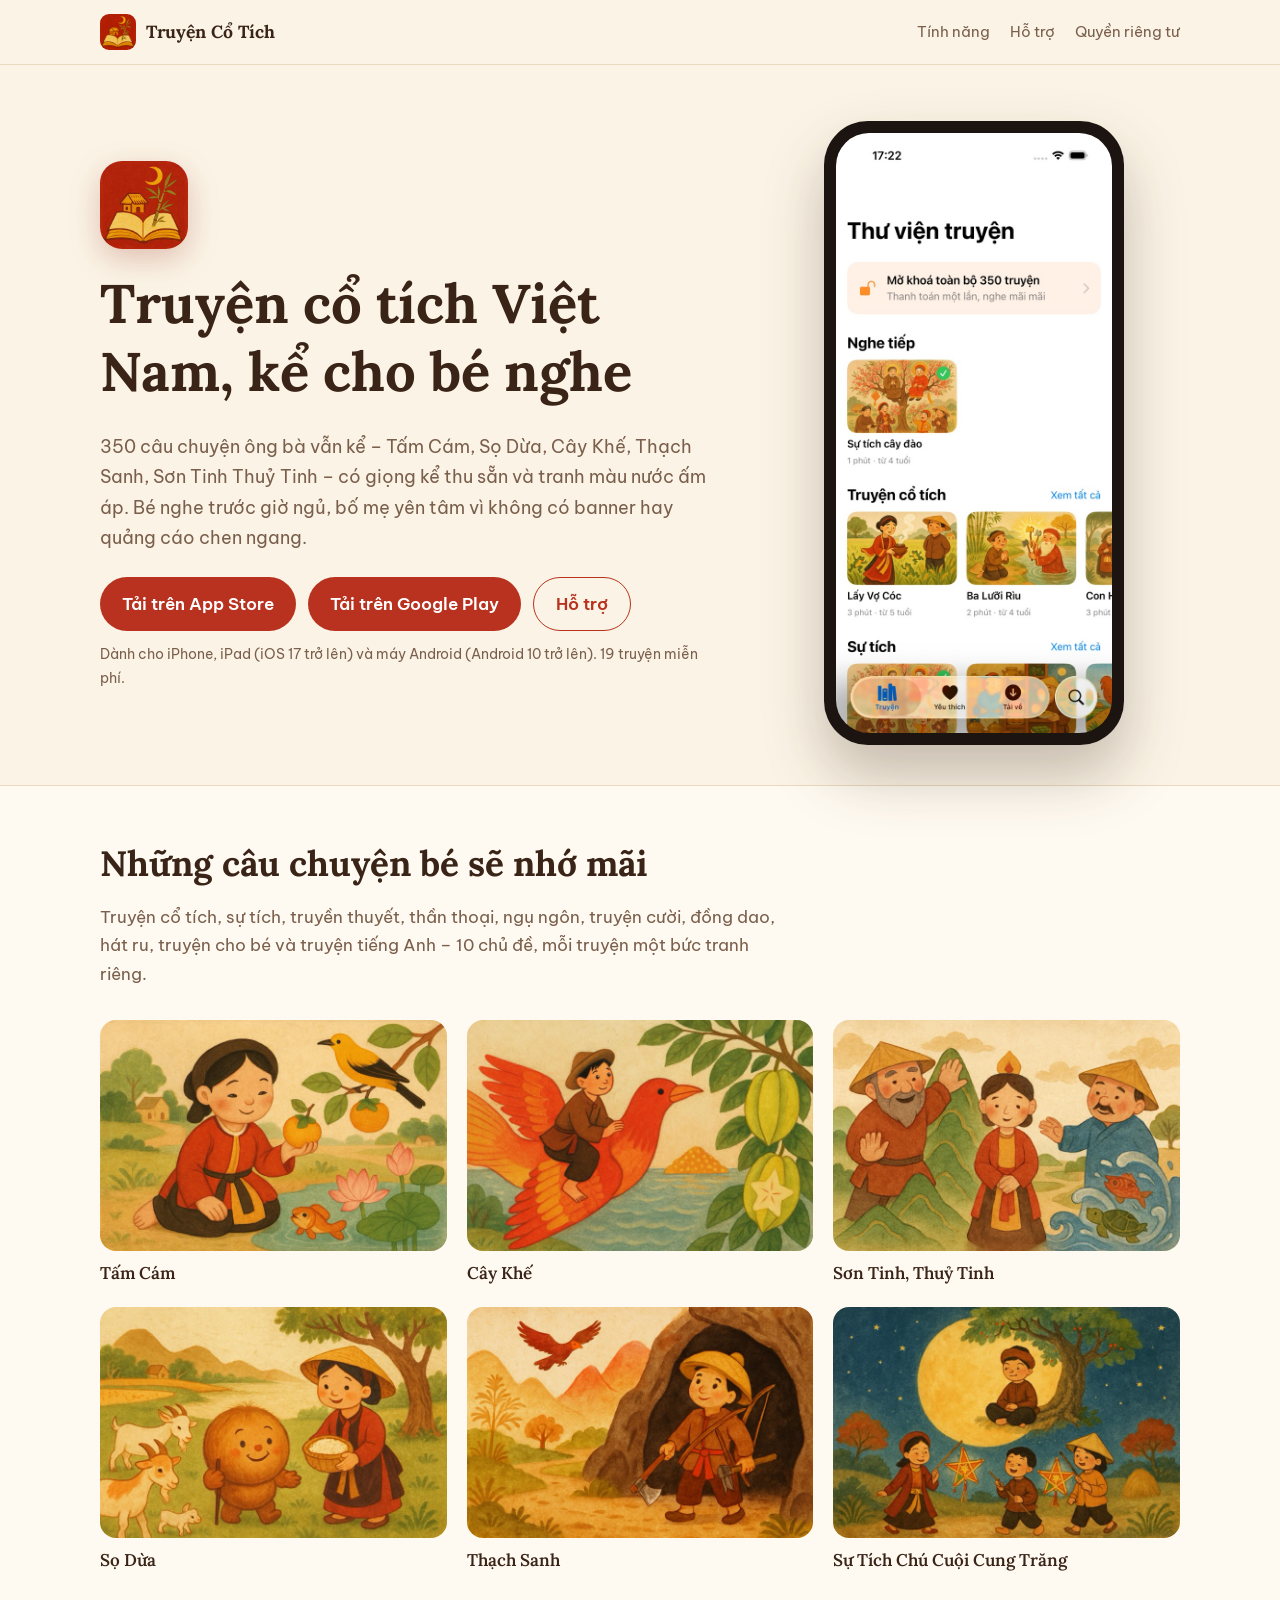
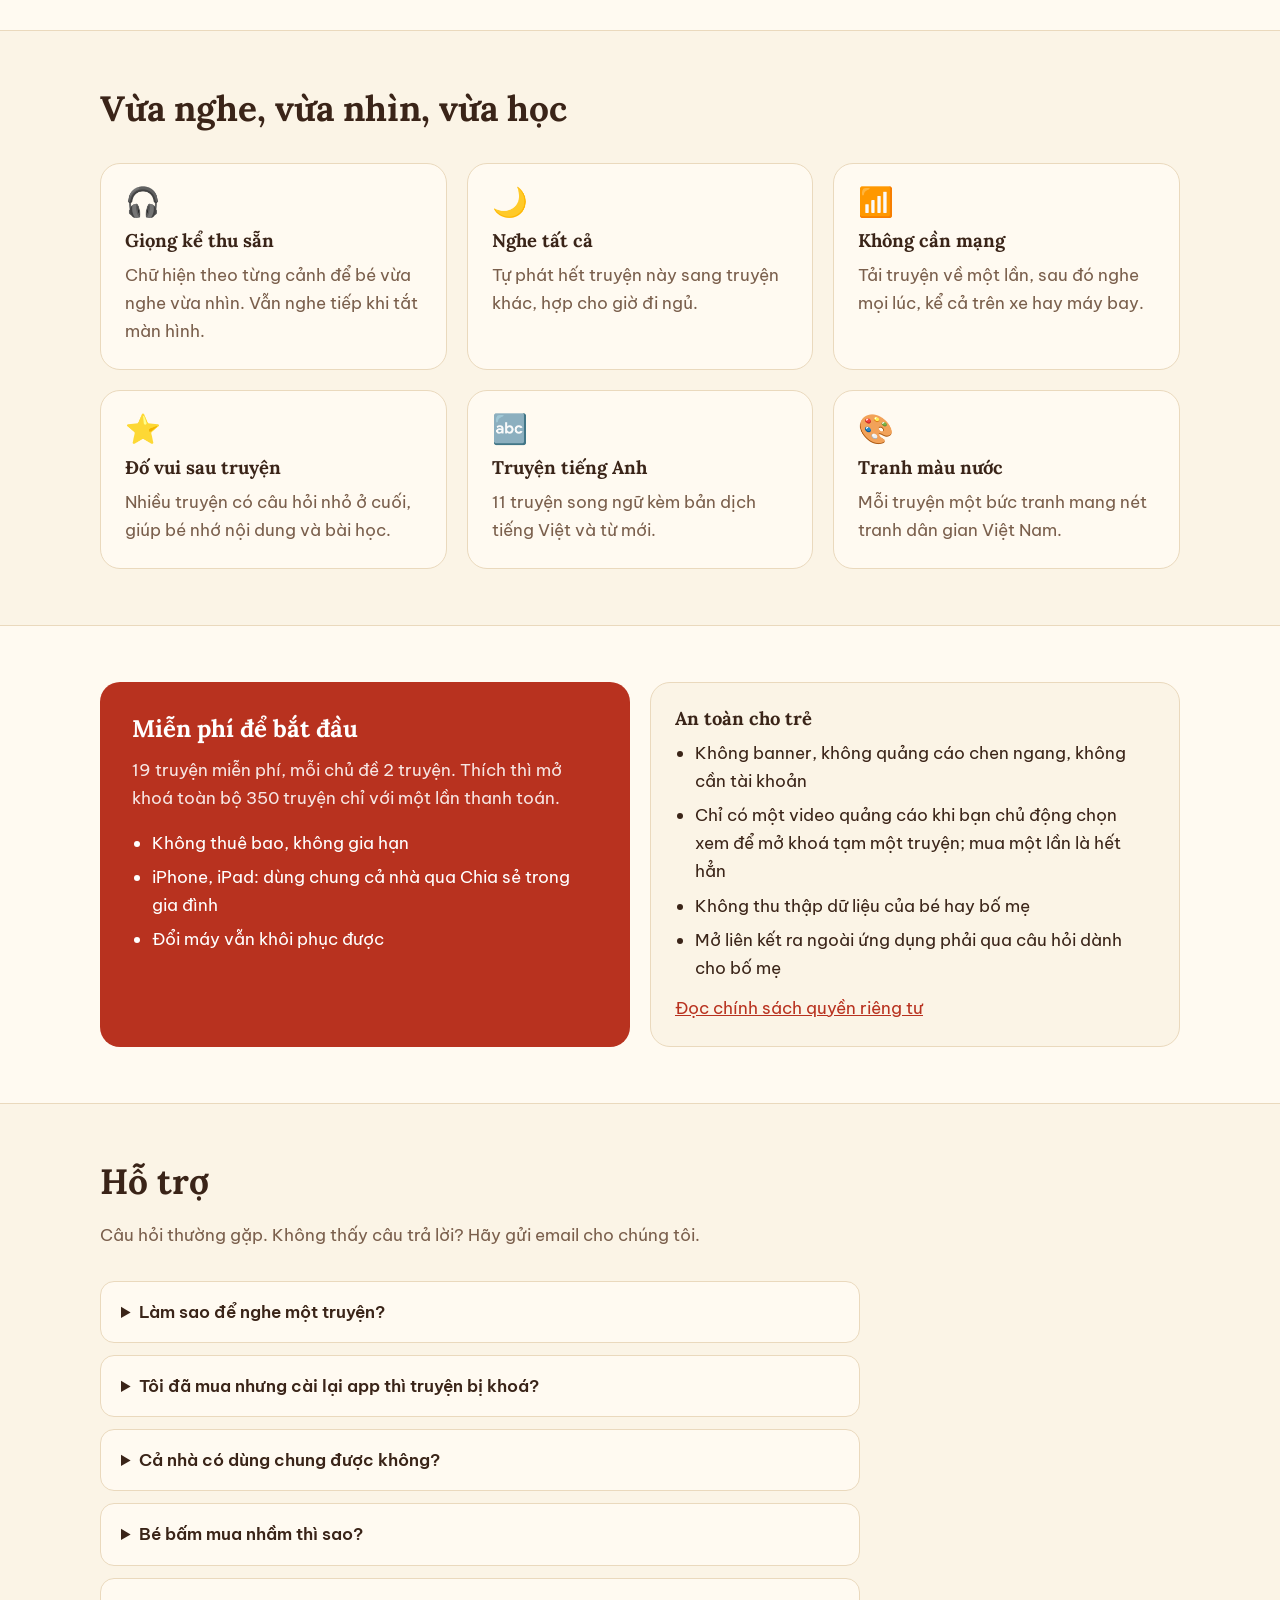
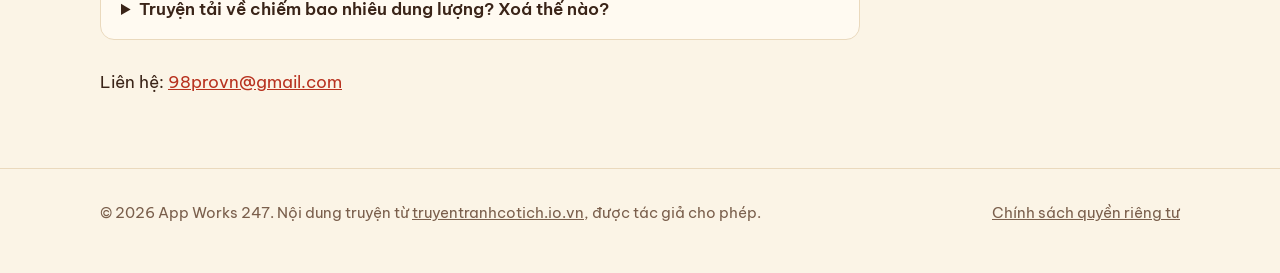
<file: index.html>
<!doctype html>
<html lang="vi">
<head>
  <meta charset="utf-8">
  <meta name="viewport" content="width=device-width, initial-scale=1">
  <title>Truyện Cổ Tích Việt Nam – Nghe kể chuyện cho bé</title>
  <meta name="description" content="350 truyện cổ tích, sự tích, ngụ ngôn Việt Nam có giọng kể và tranh màu nước cho bé. Có trên iPhone, iPad và Android. Nghe không cần mạng, không banner, không quảng cáo chen ngang.">
  <meta property="og:title" content="Truyện Cổ Tích Việt Nam">
  <meta property="og:description" content="350 truyện cổ tích có giọng kể và tranh màu nước cho bé. Không banner, không quảng cáo chen ngang.">
  <meta property="og:image" content="https://truyencotichvn.app/assets/covers/cay-khe.jpg">
  <meta property="og:url" content="https://truyencotichvn.app/">
  <meta property="og:type" content="website">
  <meta name="theme-color" content="#b8321f">
  <link rel="icon" href="assets/favicon.png">
  <link rel="apple-touch-icon" href="assets/apple-touch-icon.png">
  <link rel="preconnect" href="https://fonts.googleapis.com">
  <link rel="preconnect" href="https://fonts.gstatic.com" crossorigin>
  <link href="https://fonts.googleapis.com/css2?family=Be+Vietnam+Pro:wght@400;600&family=Lora:wght@600;700&display=swap" rel="stylesheet">
  <link rel="stylesheet" href="styles.css">
</head>
<body>
  <header class="site-header">
    <div class="wrap">
      <a class="brand" href="./"><img src="assets/apple-touch-icon.png" alt="">Truyện Cổ Tích</a>
      <nav class="site-nav">
        <a class="optional" href="#tinh-nang">Tính năng</a>
        <a href="#ho-tro">Hỗ trợ</a>
        <a href="privacy.html">Quyền riêng tư</a>
      </nav>
    </div>
  </header>

  <main>
    <section class="hero">
      <div class="wrap">
        <div>
          <img class="hero-icon" src="assets/icon-512.jpg" alt="Icon ứng dụng Truyện Cổ Tích">
          <h1>Truyện cổ tích Việt Nam, kể cho bé nghe</h1>
          <p class="lead">350 câu chuyện ông bà vẫn kể – Tấm Cám, Sọ Dừa, Cây Khế, Thạch Sanh, Sơn Tinh Thuỷ Tinh – có giọng kể thu sẵn và tranh màu nước ấm áp. Bé nghe trước giờ ngủ, bố mẹ yên tâm vì không có banner hay quảng cáo chen ngang.</p>
          <div class="badges">
            <a class="btn" href="https://apps.apple.com/vn/app/id6820407007">Tải trên App Store</a>
            <a class="btn" href="https://play.google.com/store/apps/details?id=appworks247.truyencotichvn">Tải trên Google Play</a>
            <a class="btn ghost" href="#ho-tro">Hỗ trợ</a>
          </div>
          <p class="note">Dành cho iPhone, iPad (iOS 17 trở lên) và máy Android (Android 10 trở lên). 19 truyện miễn phí.</p>
        </div>
        <div class="phone">
          <img src="assets/screen-library.jpg" alt="Màn hình thư viện truyện trong ứng dụng" width="600" height="1304">
        </div>
      </div>
    </section>

    <section class="alt">
      <div class="wrap">
        <div class="section-head">
          <h2>Những câu chuyện bé sẽ nhớ mãi</h2>
          <p>Truyện cổ tích, sự tích, truyền thuyết, thần thoại, ngụ ngôn, truyện cười, đồng dao, hát ru, truyện cho bé và truyện tiếng Anh – 10 chủ đề, mỗi truyện một bức tranh riêng.</p>
        </div>
        <div class="covers">
          <figure><img src="assets/covers/tam-cam.jpg" alt="" loading="lazy"><figcaption>Tấm Cám</figcaption></figure>
          <figure><img src="assets/covers/cay-khe.jpg" alt="" loading="lazy"><figcaption>Cây Khế</figcaption></figure>
          <figure><img src="assets/covers/son-tinh-thuy-tinh.jpg" alt="" loading="lazy"><figcaption>Sơn Tinh, Thuỷ Tinh</figcaption></figure>
          <figure><img src="assets/covers/so-dua.jpg" alt="" loading="lazy"><figcaption>Sọ Dừa</figcaption></figure>
          <figure><img src="assets/covers/thach-sanh.jpg" alt="" loading="lazy"><figcaption>Thạch Sanh</figcaption></figure>
          <figure><img src="assets/covers/su-tich-chu-cuoi-cung-trang.jpg" alt="" loading="lazy"><figcaption>Sự Tích Chú Cuội Cung Trăng</figcaption></figure>
        </div>
      </div>
    </section>

    <section id="tinh-nang">
      <div class="wrap">
        <div class="section-head">
          <h2>Vừa nghe, vừa nhìn, vừa học</h2>
        </div>
        <div class="features">
          <div class="card"><div class="icon">🎧</div><h3>Giọng kể thu sẵn</h3><p>Chữ hiện theo từng cảnh để bé vừa nghe vừa nhìn. Vẫn nghe tiếp khi tắt màn hình.</p></div>
          <div class="card"><div class="icon">🌙</div><h3>Nghe tất cả</h3><p>Tự phát hết truyện này sang truyện khác, hợp cho giờ đi ngủ.</p></div>
          <div class="card"><div class="icon">📶</div><h3>Không cần mạng</h3><p>Tải truyện về một lần, sau đó nghe mọi lúc, kể cả trên xe hay máy bay.</p></div>
          <div class="card"><div class="icon">⭐</div><h3>Đố vui sau truyện</h3><p>Nhiều truyện có câu hỏi nhỏ ở cuối, giúp bé nhớ nội dung và bài học.</p></div>
          <div class="card"><div class="icon">🔤</div><h3>Truyện tiếng Anh</h3><p>11 truyện song ngữ kèm bản dịch tiếng Việt và từ mới.</p></div>
          <div class="card"><div class="icon">🎨</div><h3>Tranh màu nước</h3><p>Mỗi truyện một bức tranh mang nét tranh dân gian Việt Nam.</p></div>
        </div>
      </div>
    </section>

    <section class="alt">
      <div class="wrap split">
        <div class="price">
          <h3>Miễn phí để bắt đầu</h3>
          <p>19 truyện miễn phí, mỗi chủ đề 2 truyện. Thích thì mở khoá toàn bộ 350 truyện chỉ với một lần thanh toán.</p>
          <ul>
            <li>Không thuê bao, không gia hạn</li>
            <li>iPhone, iPad: dùng chung cả nhà qua Chia sẻ trong gia đình</li>
            <li>Đổi máy vẫn khôi phục được</li>
          </ul>
        </div>
        <div class="card">
          <h3>An toàn cho trẻ</h3>
          <ul>
            <li>Không banner, không quảng cáo chen ngang, không cần tài khoản</li>
            <li>Chỉ có một video quảng cáo khi bạn chủ động chọn xem để mở khoá tạm một truyện; mua một lần là hết hẳn</li>
            <li>Không thu thập dữ liệu của bé hay bố mẹ</li>
            <li>Mở liên kết ra ngoài ứng dụng phải qua câu hỏi dành cho bố mẹ</li>
          </ul>
          <p style="margin-top:12px"><a href="privacy.html">Đọc chính sách quyền riêng tư</a></p>
        </div>
      </div>
    </section>

    <section id="ho-tro">
      <div class="wrap">
        <div class="section-head">
          <h2>Hỗ trợ</h2>
          <p>Câu hỏi thường gặp. Không thấy câu trả lời? Hãy gửi email cho chúng tôi.</p>
        </div>
        <div class="faq">
          <details>
            <summary>Làm sao để nghe một truyện?</summary>
            <p>Mở truyện, bấm “Tải về để nghe”. Truyện tải xong là nghe được ngay, kể cả khi không có mạng.</p>
          </details>
          <details>
            <summary>Tôi đã mua nhưng cài lại app thì truyện bị khoá?</summary>
            <p>Mở màn “Mở khoá toàn bộ truyện” rồi bấm “Khôi phục giao dịch” (trên Android là “Đã mua rồi? Khôi phục”). Hãy đăng nhập đúng tài khoản Apple hoặc tài khoản Google đã dùng để mua.</p>
          </details>
          <details>
            <summary>Cả nhà có dùng chung được không?</summary>
            <p>Trên iPhone, iPad: được. Nếu bạn đã bật Chia sẻ trong gia đình, các thành viên trong nhóm mở app và bấm “Khôi phục giao dịch” là dùng được. Trên Android, gói mở khoá gắn với tài khoản Google đã mua, nên mọi máy Android đăng nhập tài khoản đó đều dùng được.</p>
          </details>
          <details>
            <summary>Bé bấm mua nhầm thì sao?</summary>
            <p>Mọi giao dịch đều phải qua xác nhận của App Store bằng Face ID, Touch ID hoặc mật khẩu Apple, nên bé không tự mua được. Bạn cũng có thể bật “Hỏi để mua” trong Chia sẻ trong gia đình để mọi giao dịch của bé cần bố mẹ duyệt. Nếu vẫn mua nhầm, bạn có thể yêu cầu hoàn tiền tại <a href="https://reportaproblem.apple.com">reportaproblem.apple.com</a>.</p>
            <p>Trên Android, giao dịch do Google Play xử lý. Bạn nên bật “Yêu cầu xác thực khi mua hàng” trong phần Cài đặt của ứng dụng Google Play để mọi lần mua đều cần mật khẩu hoặc vân tay. Nếu mua nhầm, xem cách yêu cầu hoàn tiền tại <a href="https://support.google.com/googleplay/answer/2479637?hl=vi">trang hỗ trợ của Google Play</a>.</p>
          </details>
          <details>
            <summary>Truyện tải về chiếm bao nhiêu dung lượng? Xoá thế nào?</summary>
            <p>Dung lượng mỗi truyện hiện ngay trên nút tải. Các truyện đã tải nằm trong tab “Tải về”, vuốt sang trái để xoá khi cần giải phóng bộ nhớ (trên Android cũng có thể bấm nút ⋮ bên cạnh truyện).</p>
          </details>
        </div>
        <p class="contact">Liên hệ: <a href="mailto:98provn@gmail.com">98provn@gmail.com</a></p>
      </div>
    </section>
  </main>

  <footer class="site-footer">
    <div class="wrap">
      <span>© 2026 App Works 247. Nội dung truyện từ <a href="https://truyentranhcotich.io.vn">truyentranhcotich.io.vn</a>, được tác giả cho phép.</span>
      <a href="privacy.html">Chính sách quyền riêng tư</a>
    </div>
  </footer>
</body>
</html>
</file>
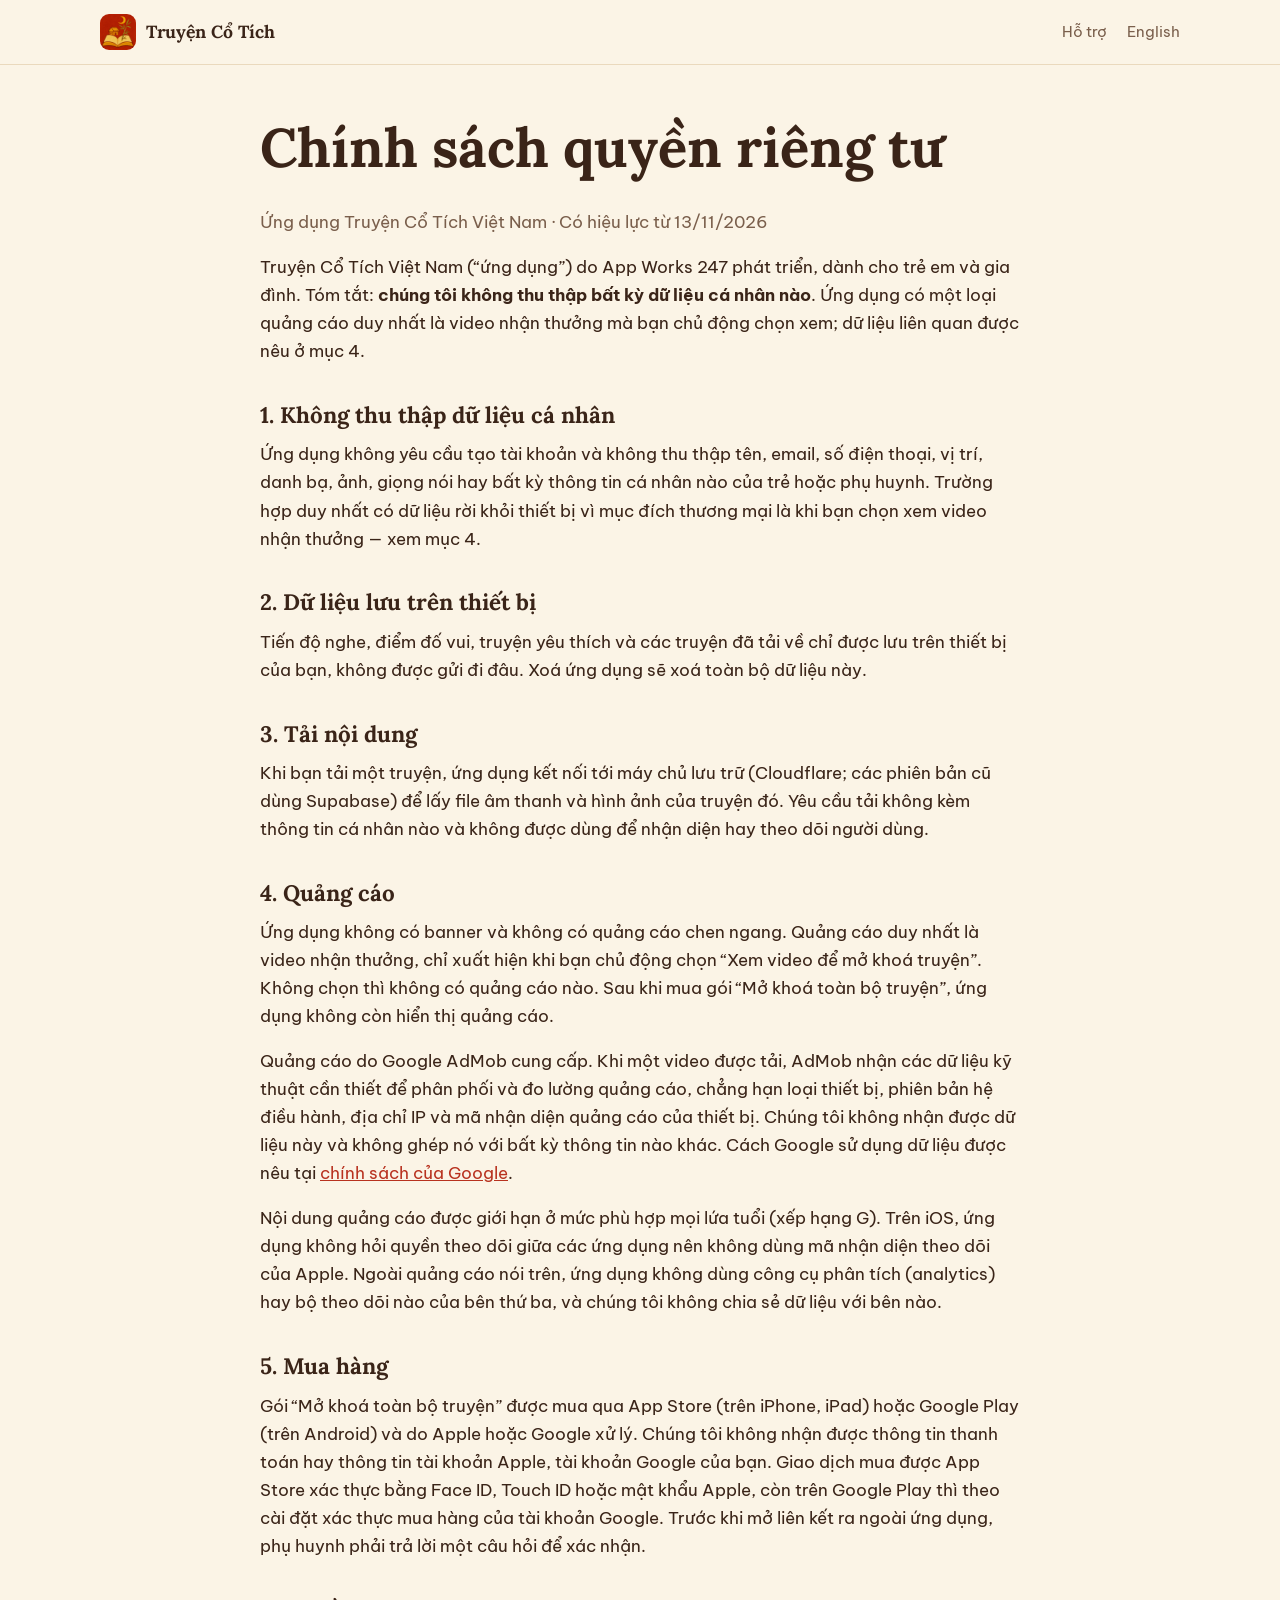
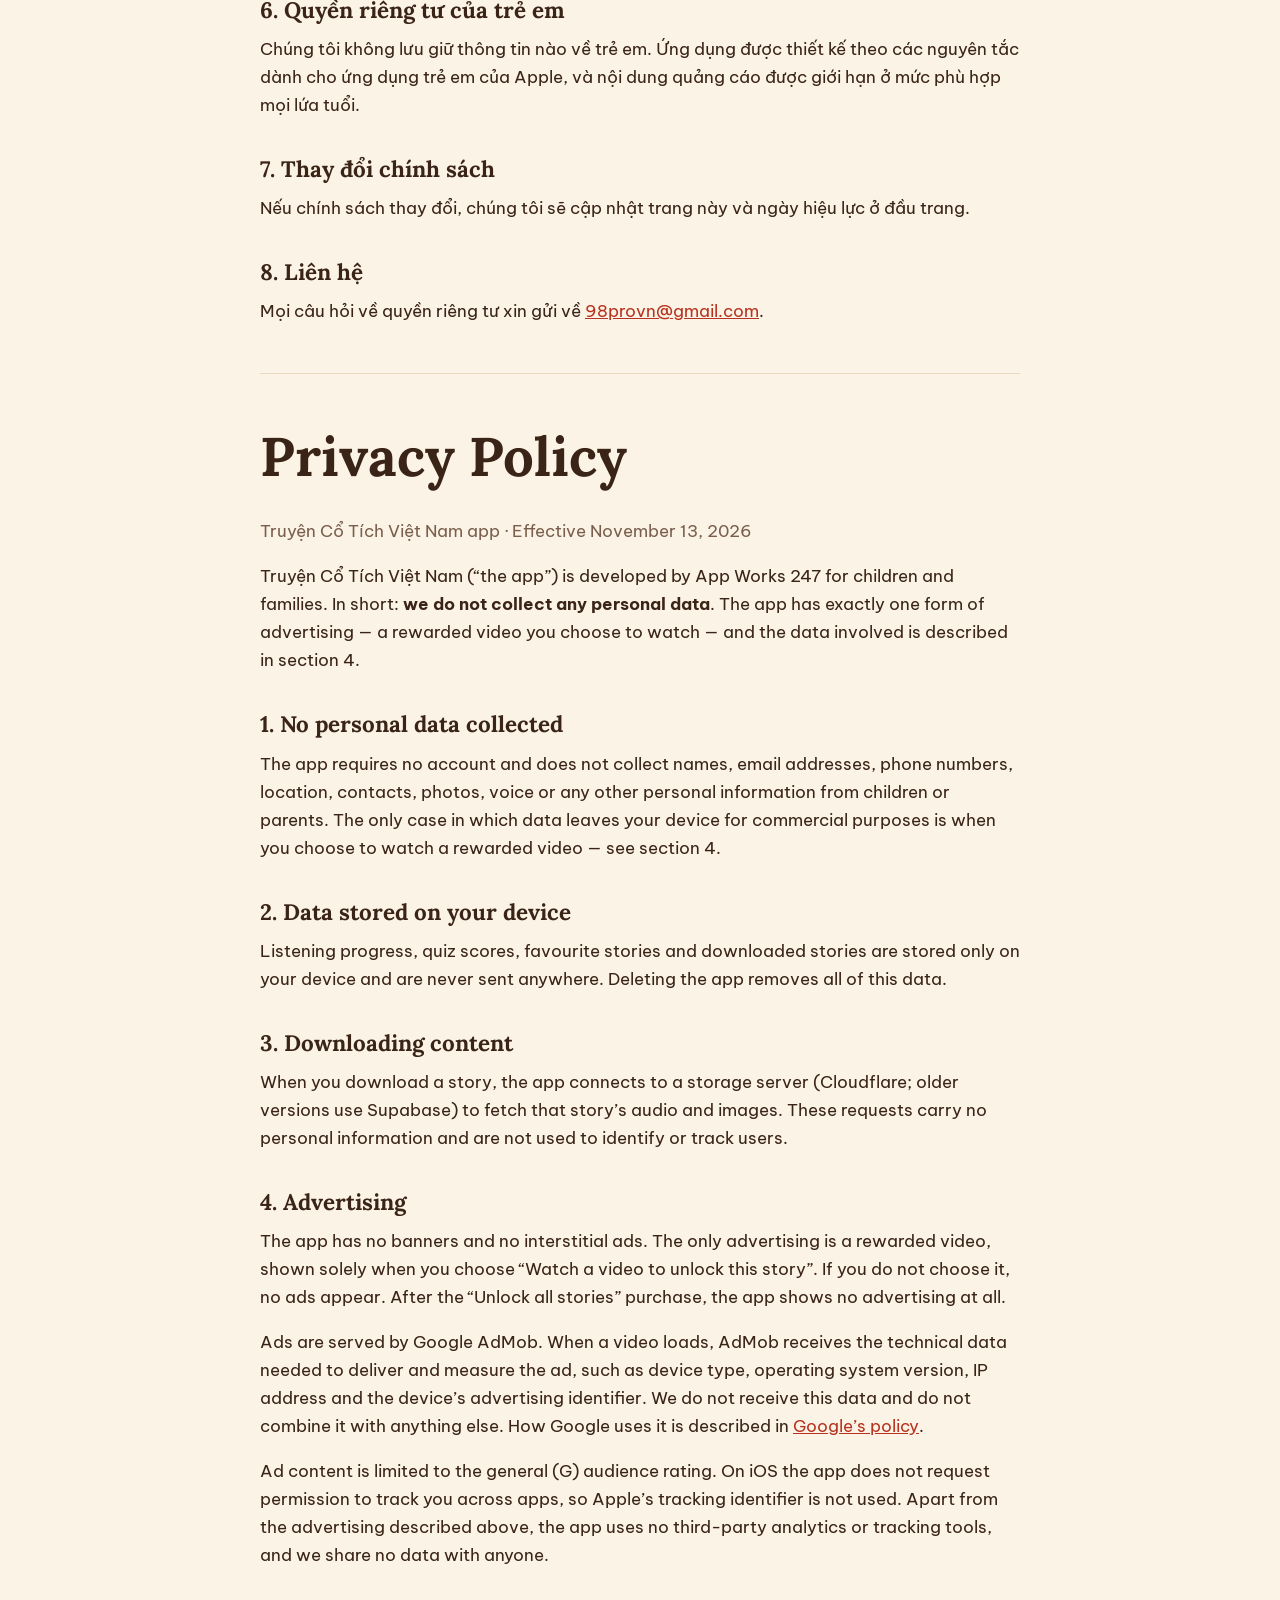
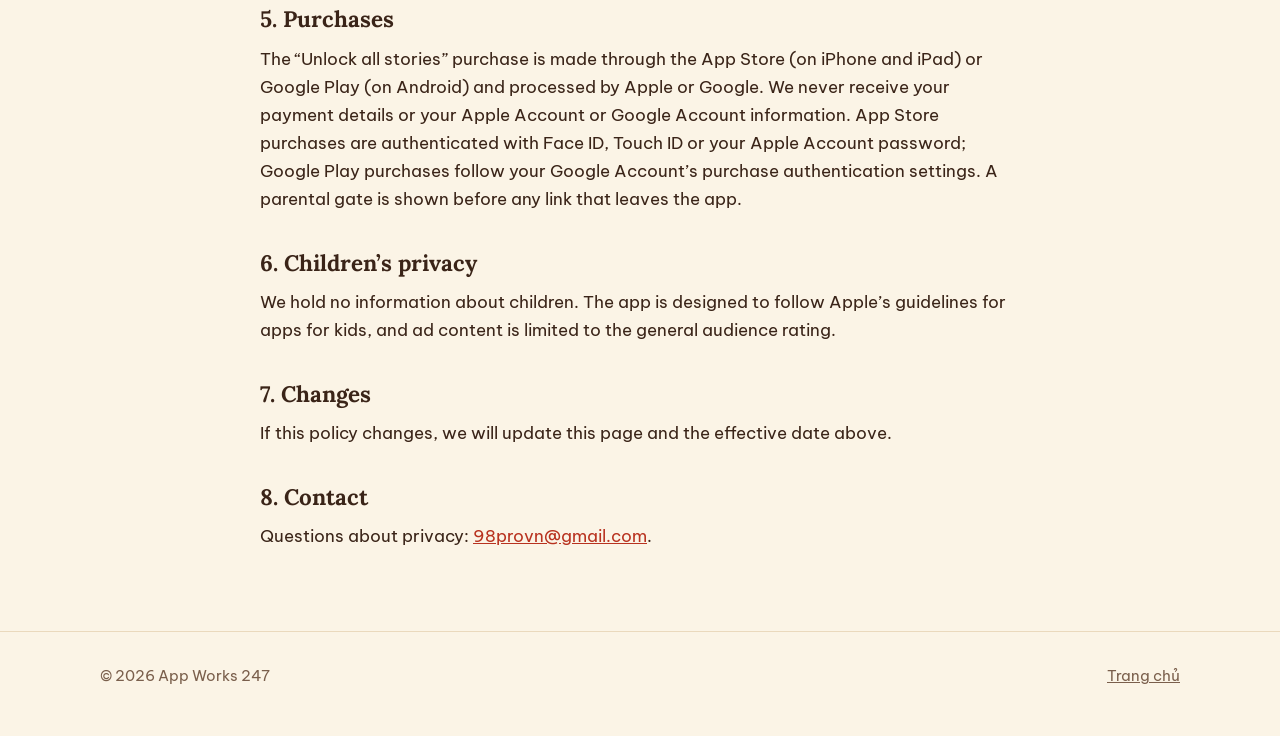
<file: privacy.html>
<!doctype html>
<html lang="vi">
<head>
  <meta charset="utf-8">
  <meta name="viewport" content="width=device-width, initial-scale=1">
  <title>Chính sách quyền riêng tư – Truyện Cổ Tích Việt Nam</title>
  <meta name="description" content="Chính sách quyền riêng tư của ứng dụng Truyện Cổ Tích Việt Nam: không thu thập dữ liệu, không quảng cáo.">
  <meta name="theme-color" content="#b8321f">
  <link rel="icon" href="assets/favicon.png">
  <link rel="apple-touch-icon" href="assets/apple-touch-icon.png">
  <link rel="preconnect" href="https://fonts.googleapis.com">
  <link rel="preconnect" href="https://fonts.gstatic.com" crossorigin>
  <link href="https://fonts.googleapis.com/css2?family=Be+Vietnam+Pro:wght@400;600&family=Lora:wght@600;700&display=swap" rel="stylesheet">
  <link rel="stylesheet" href="styles.css">
</head>
<body>
  <header class="site-header">
    <div class="wrap">
      <a class="brand" href="./"><img src="assets/apple-touch-icon.png" alt="">Truyện Cổ Tích</a>
      <nav class="site-nav">
        <a href="./#ho-tro">Hỗ trợ</a>
        <a href="#english">English</a>
      </nav>
    </div>
  </header>

  <main class="wrap prose">
    <h1>Chính sách quyền riêng tư</h1>
    <p class="meta">Ứng dụng Truyện Cổ Tích Việt Nam · Có hiệu lực từ 13/11/2026</p>

    <p>Truyện Cổ Tích Việt Nam (“ứng dụng”) do App Works 247 phát triển, dành cho trẻ em và gia đình. Tóm tắt: <strong>chúng tôi không thu thập bất kỳ dữ liệu cá nhân nào</strong>. Ứng dụng có một loại quảng cáo duy nhất là video nhận thưởng mà bạn chủ động chọn xem; dữ liệu liên quan được nêu ở mục 4.</p>

    <h2>1. Không thu thập dữ liệu cá nhân</h2>
    <p>Ứng dụng không yêu cầu tạo tài khoản và không thu thập tên, email, số điện thoại, vị trí, danh bạ, ảnh, giọng nói hay bất kỳ thông tin cá nhân nào của trẻ hoặc phụ huynh. Trường hợp duy nhất có dữ liệu rời khỏi thiết bị vì mục đích thương mại là khi bạn chọn xem video nhận thưởng — xem mục 4.</p>

    <h2>2. Dữ liệu lưu trên thiết bị</h2>
    <p>Tiến độ nghe, điểm đố vui, truyện yêu thích và các truyện đã tải về chỉ được lưu trên thiết bị của bạn, không được gửi đi đâu. Xoá ứng dụng sẽ xoá toàn bộ dữ liệu này.</p>

    <h2>3. Tải nội dung</h2>
    <p>Khi bạn tải một truyện, ứng dụng kết nối tới máy chủ lưu trữ (Cloudflare; các phiên bản cũ dùng Supabase) để lấy file âm thanh và hình ảnh của truyện đó. Yêu cầu tải không kèm thông tin cá nhân nào và không được dùng để nhận diện hay theo dõi người dùng.</p>

    <h2>4. Quảng cáo</h2>
    <p>Ứng dụng không có banner và không có quảng cáo chen ngang. Quảng cáo duy nhất là video nhận thưởng, chỉ xuất hiện khi bạn chủ động chọn “Xem video để mở khoá truyện”. Không chọn thì không có quảng cáo nào. Sau khi mua gói “Mở khoá toàn bộ truyện”, ứng dụng không còn hiển thị quảng cáo.</p>
    <p>Quảng cáo do Google AdMob cung cấp. Khi một video được tải, AdMob nhận các dữ liệu kỹ thuật cần thiết để phân phối và đo lường quảng cáo, chẳng hạn loại thiết bị, phiên bản hệ điều hành, địa chỉ IP và mã nhận diện quảng cáo của thiết bị. Chúng tôi không nhận được dữ liệu này và không ghép nó với bất kỳ thông tin nào khác. Cách Google sử dụng dữ liệu được nêu tại <a href="https://policies.google.com/technologies/partner-sites">chính sách của Google</a>.</p>
    <p>Nội dung quảng cáo được giới hạn ở mức phù hợp mọi lứa tuổi (xếp hạng G). Trên iOS, ứng dụng không hỏi quyền theo dõi giữa các ứng dụng nên không dùng mã nhận diện theo dõi của Apple. Ngoài quảng cáo nói trên, ứng dụng không dùng công cụ phân tích (analytics) hay bộ theo dõi nào của bên thứ ba, và chúng tôi không chia sẻ dữ liệu với bên nào.</p>

    <h2>5. Mua hàng</h2>
    <p>Gói “Mở khoá toàn bộ truyện” được mua qua App Store (trên iPhone, iPad) hoặc Google Play (trên Android) và do Apple hoặc Google xử lý. Chúng tôi không nhận được thông tin thanh toán hay thông tin tài khoản Apple, tài khoản Google của bạn. Giao dịch mua được App Store xác thực bằng Face ID, Touch ID hoặc mật khẩu Apple, còn trên Google Play thì theo cài đặt xác thực mua hàng của tài khoản Google. Trước khi mở liên kết ra ngoài ứng dụng, phụ huynh phải trả lời một câu hỏi để xác nhận.</p>

    <h2>6. Quyền riêng tư của trẻ em</h2>
    <p>Chúng tôi không lưu giữ thông tin nào về trẻ em. Ứng dụng được thiết kế theo các nguyên tắc dành cho ứng dụng trẻ em của Apple, và nội dung quảng cáo được giới hạn ở mức phù hợp mọi lứa tuổi.</p>

    <h2>7. Thay đổi chính sách</h2>
    <p>Nếu chính sách thay đổi, chúng tôi sẽ cập nhật trang này và ngày hiệu lực ở đầu trang.</p>

    <h2>8. Liên hệ</h2>
    <p>Mọi câu hỏi về quyền riêng tư xin gửi về <a href="mailto:98provn@gmail.com">98provn@gmail.com</a>.</p>

    <hr>

    <section id="english" lang="en" style="padding:0">
      <h1>Privacy Policy</h1>
      <p class="meta">Truyện Cổ Tích Việt Nam app · Effective November 13, 2026</p>

      <p>Truyện Cổ Tích Việt Nam (“the app”) is developed by App Works 247 for children and families. In short: <strong>we do not collect any personal data</strong>. The app has exactly one form of advertising — a rewarded video you choose to watch — and the data involved is described in section 4.</p>

      <h2>1. No personal data collected</h2>
      <p>The app requires no account and does not collect names, email addresses, phone numbers, location, contacts, photos, voice or any other personal information from children or parents. The only case in which data leaves your device for commercial purposes is when you choose to watch a rewarded video — see section 4.</p>

      <h2>2. Data stored on your device</h2>
      <p>Listening progress, quiz scores, favourite stories and downloaded stories are stored only on your device and are never sent anywhere. Deleting the app removes all of this data.</p>

      <h2>3. Downloading content</h2>
      <p>When you download a story, the app connects to a storage server (Cloudflare; older versions use Supabase) to fetch that story’s audio and images. These requests carry no personal information and are not used to identify or track users.</p>

      <h2>4. Advertising</h2>
      <p>The app has no banners and no interstitial ads. The only advertising is a rewarded video, shown solely when you choose “Watch a video to unlock this story”. If you do not choose it, no ads appear. After the “Unlock all stories” purchase, the app shows no advertising at all.</p>
      <p>Ads are served by Google AdMob. When a video loads, AdMob receives the technical data needed to deliver and measure the ad, such as device type, operating system version, IP address and the device’s advertising identifier. We do not receive this data and do not combine it with anything else. How Google uses it is described in <a href="https://policies.google.com/technologies/partner-sites">Google’s policy</a>.</p>
      <p>Ad content is limited to the general (G) audience rating. On iOS the app does not request permission to track you across apps, so Apple’s tracking identifier is not used. Apart from the advertising described above, the app uses no third-party analytics or tracking tools, and we share no data with anyone.</p>

      <h2>5. Purchases</h2>
      <p>The “Unlock all stories” purchase is made through the App Store (on iPhone and iPad) or Google Play (on Android) and processed by Apple or Google. We never receive your payment details or your Apple Account or Google Account information. App Store purchases are authenticated with Face ID, Touch ID or your Apple Account password; Google Play purchases follow your Google Account’s purchase authentication settings. A parental gate is shown before any link that leaves the app.</p>

      <h2>6. Children’s privacy</h2>
      <p>We hold no information about children. The app is designed to follow Apple’s guidelines for apps for kids, and ad content is limited to the general audience rating.</p>

      <h2>7. Changes</h2>
      <p>If this policy changes, we will update this page and the effective date above.</p>

      <h2>8. Contact</h2>
      <p>Questions about privacy: <a href="mailto:98provn@gmail.com">98provn@gmail.com</a>.</p>
    </section>
  </main>

  <footer class="site-footer">
    <div class="wrap">
      <span>© 2026 App Works 247</span>
      <a href="./">Trang chủ</a>
    </div>
  </footer>
</body>
</html>
</file>
<file: styles.css>
:root {
  --bg: #fbf4e6;
  --surface: #fffaf1;
  --ink: #3a2418;
  --muted: #7a5f4c;
  --red: #b8321f;
  --red-deep: #8f2414;
  --gold: #e8a93a;
  --line: #ead9bd;
  --radius: 20px;
  --serif: "Lora", Georgia, serif;
  --sans: "Be Vietnam Pro", system-ui, -apple-system, sans-serif;
}

@media (prefers-color-scheme: dark) {
  :root {
    --bg: #1f1611;
    --surface: #2a1e17;
    --ink: #f6e9d6;
    --muted: #c4a98f;
    --red: #e0573f;
    --red-deep: #b8321f;
    --gold: #f0bb57;
    --line: #463427;
  }
}

* { box-sizing: border-box; }

html { scroll-behavior: smooth; }

body {
  margin: 0;
  background: var(--bg);
  color: var(--ink);
  font: 17px/1.65 var(--sans);
  -webkit-font-smoothing: antialiased;
}

img { max-width: 100%; height: auto; display: block; }

a { color: var(--red); }

h1, h2, h3 { font-family: var(--serif); line-height: 1.25; margin: 0 0 .5em; }
h1 { font-size: clamp(2.1rem, 5vw, 3.4rem); }
h2 { font-size: clamp(1.6rem, 3.4vw, 2.2rem); }
h3 { font-size: 1.15rem; }
p { margin: 0 0 1em; }

.wrap { width: min(1080px, 100% - 32px); margin-inline: auto; }

/* Header */
.site-header {
  position: sticky; top: 0; z-index: 10;
  background: color-mix(in srgb, var(--bg) 88%, transparent);
  backdrop-filter: blur(12px);
  border-bottom: 1px solid var(--line);
}
.site-header .wrap { display: flex; align-items: center; justify-content: space-between; gap: 16px; min-height: 64px; }
.brand { display: flex; align-items: center; gap: 10px; color: var(--ink); text-decoration: none; font-family: var(--serif); font-weight: 700; font-size: 1.1rem; }
.brand img { width: 36px; height: 36px; border-radius: 9px; }
.site-nav { display: flex; gap: 20px; font-size: .95rem; }
.site-nav a { color: var(--muted); text-decoration: none; }
.site-nav a:hover { color: var(--red); }

/* Hero */
.hero { padding: 56px 0 40px; }
.hero .wrap { display: grid; grid-template-columns: 1.2fr .8fr; gap: 48px; align-items: center; }
.hero .lead { font-size: 1.15rem; color: var(--muted); max-width: 34em; }
.hero-icon { width: 88px; height: 88px; border-radius: 22px; box-shadow: 0 10px 30px rgb(143 36 20 / .25); margin-bottom: 20px; }
.badges { display: flex; flex-wrap: wrap; gap: 12px; margin-top: 24px; }
.btn {
  display: inline-flex; align-items: center; gap: 8px;
  padding: 12px 22px; border-radius: 999px;
  background: var(--red); color: #fff; text-decoration: none; font-weight: 600;
}
.btn.ghost { background: transparent; color: var(--red); border: 1.5px solid var(--red); }
.btn[aria-disabled="true"] { cursor: default; }
.note { font-size: .9rem; color: var(--muted); margin-top: 12px; }

.phone {
  justify-self: center;
  width: min(300px, 80vw);
  padding: 12px;
  background: #1c1410;
  border-radius: 44px;
  box-shadow: 0 30px 60px rgb(58 36 24 / .28);
}
.phone img { border-radius: 33px; }

/* Sections */
section { padding: 56px 0; }
.section-head { max-width: 40em; margin-bottom: 32px; }
.section-head p { color: var(--muted); }
.alt { background: var(--surface); border-block: 1px solid var(--line); }

.covers { display: grid; grid-template-columns: repeat(3, 1fr); gap: 20px; }
.covers figure { margin: 0; }
.covers img { aspect-ratio: 3 / 2; object-fit: cover; border-radius: 16px; width: 100%; }
.covers figcaption { font-family: var(--serif); font-weight: 600; margin-top: 8px; }

.features { display: grid; grid-template-columns: repeat(3, 1fr); gap: 20px; }
.card {
  background: var(--surface);
  border: 1px solid var(--line);
  border-radius: var(--radius);
  padding: 24px;
}
.alt .card { background: var(--bg); }
.card .icon { font-size: 1.8rem; line-height: 1; margin-bottom: 12px; }
.card p { color: var(--muted); margin: 0; }

.split { display: grid; grid-template-columns: 1fr 1fr; gap: 20px; }
.price {
  background: var(--red); color: #fff;
  border-radius: var(--radius); padding: 32px;
}
.price h3 { font-size: 1.5rem; }
.price p { color: rgb(255 255 255 / .88); }
.price ul, .card ul { margin: 0; padding-left: 1.2em; }
.price li, .card li { margin-bottom: 6px; }

/* FAQ */
.faq { display: grid; gap: 12px; max-width: 760px; }
.faq details {
  background: var(--surface);
  border: 1px solid var(--line);
  border-radius: 14px;
  padding: 16px 20px;
}
.faq summary { cursor: pointer; font-weight: 600; }
.faq details p { margin: 12px 0 0; color: var(--muted); }
.contact { margin-top: 28px; font-size: 1.05rem; }

/* Prose pages */
.prose { max-width: 760px; padding: 48px 0 64px; }
.prose h2 { margin-top: 1.6em; font-size: 1.4rem; }
.prose .meta { color: var(--muted); }
.prose hr { border: 0; border-top: 1px solid var(--line); margin: 48px 0; }

/* Footer */
.site-footer { border-top: 1px solid var(--line); padding: 32px 0 48px; color: var(--muted); font-size: .92rem; }
.site-footer .wrap { display: flex; flex-wrap: wrap; justify-content: space-between; gap: 12px; }
.site-footer a { color: var(--muted); }

@media (max-width: 820px) {
  .hero .wrap, .split { grid-template-columns: 1fr; }
  .hero { padding-top: 32px; }
  .covers, .features { grid-template-columns: repeat(2, 1fr); }
  .site-nav .optional { display: none; }
}

@media (max-width: 520px) {
  .covers, .features { grid-template-columns: 1fr; }
  .site-nav { gap: 14px; font-size: .9rem; }
}
</file>
